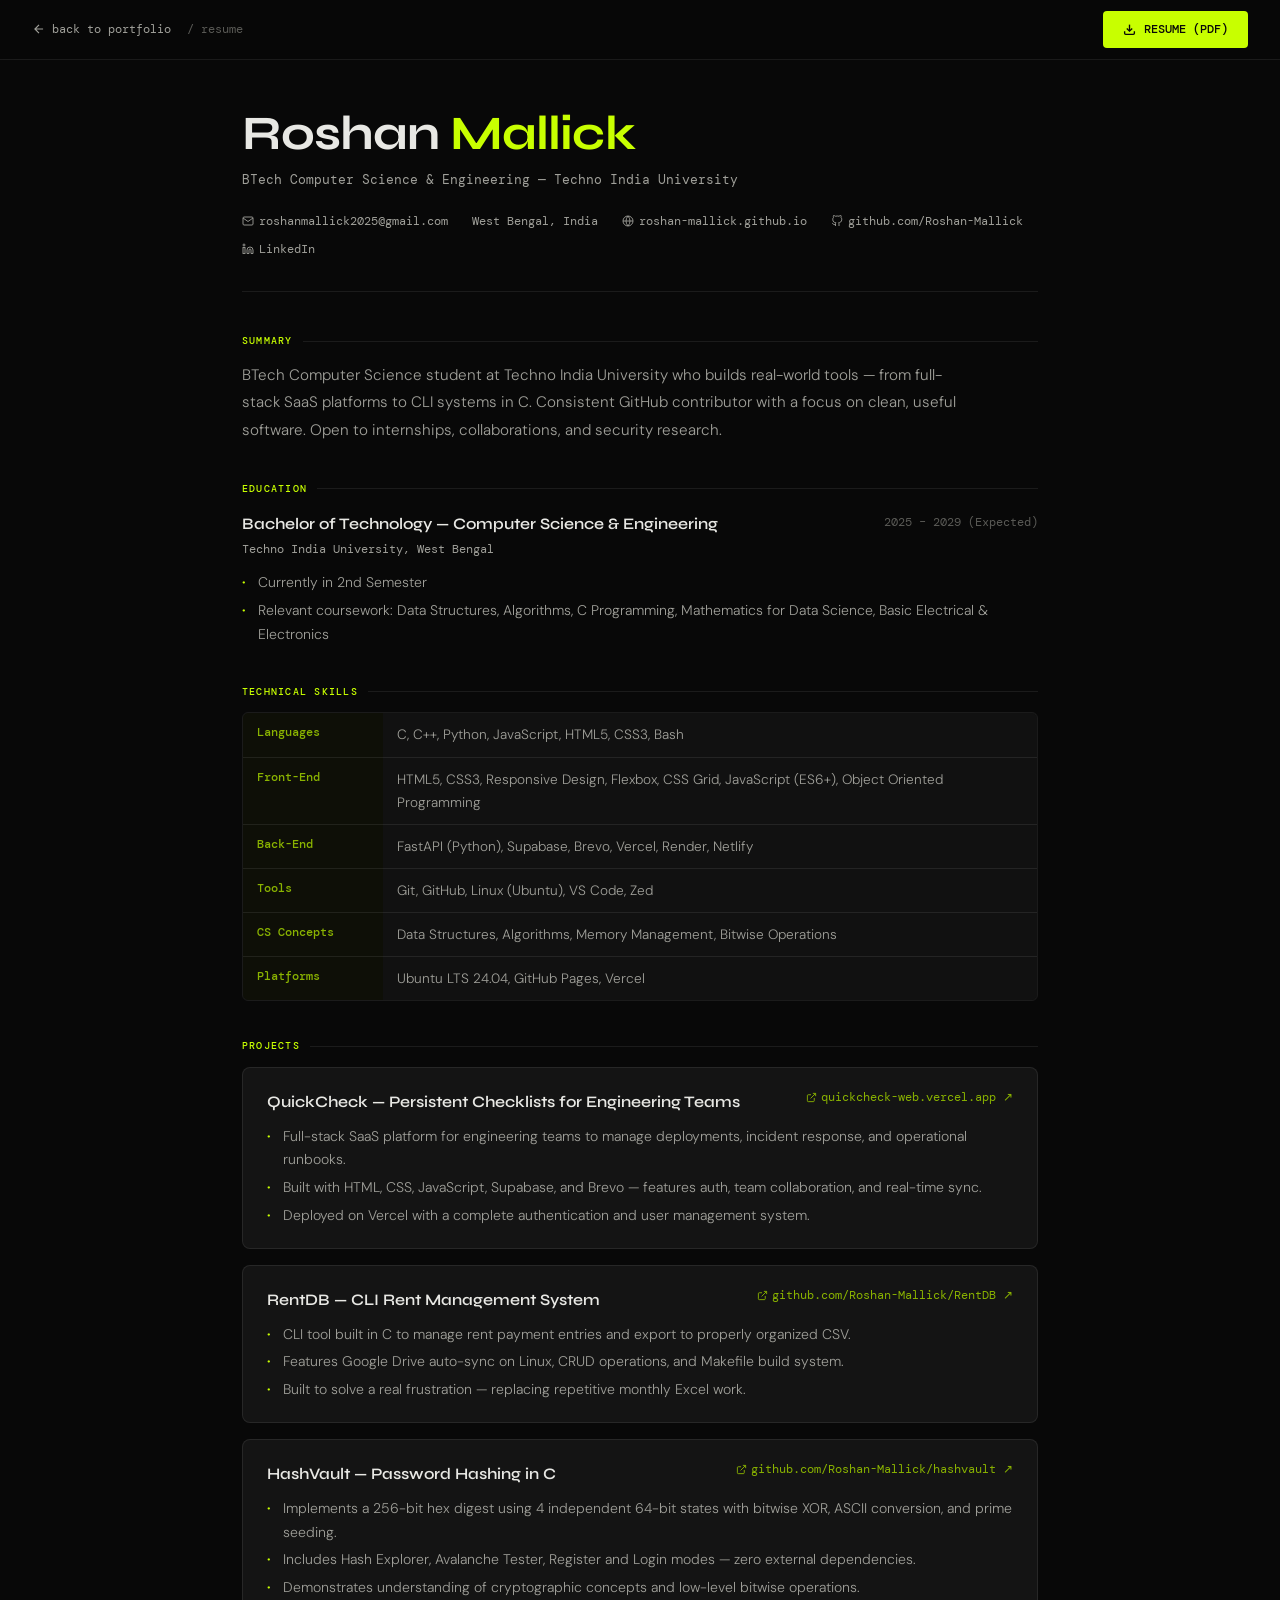
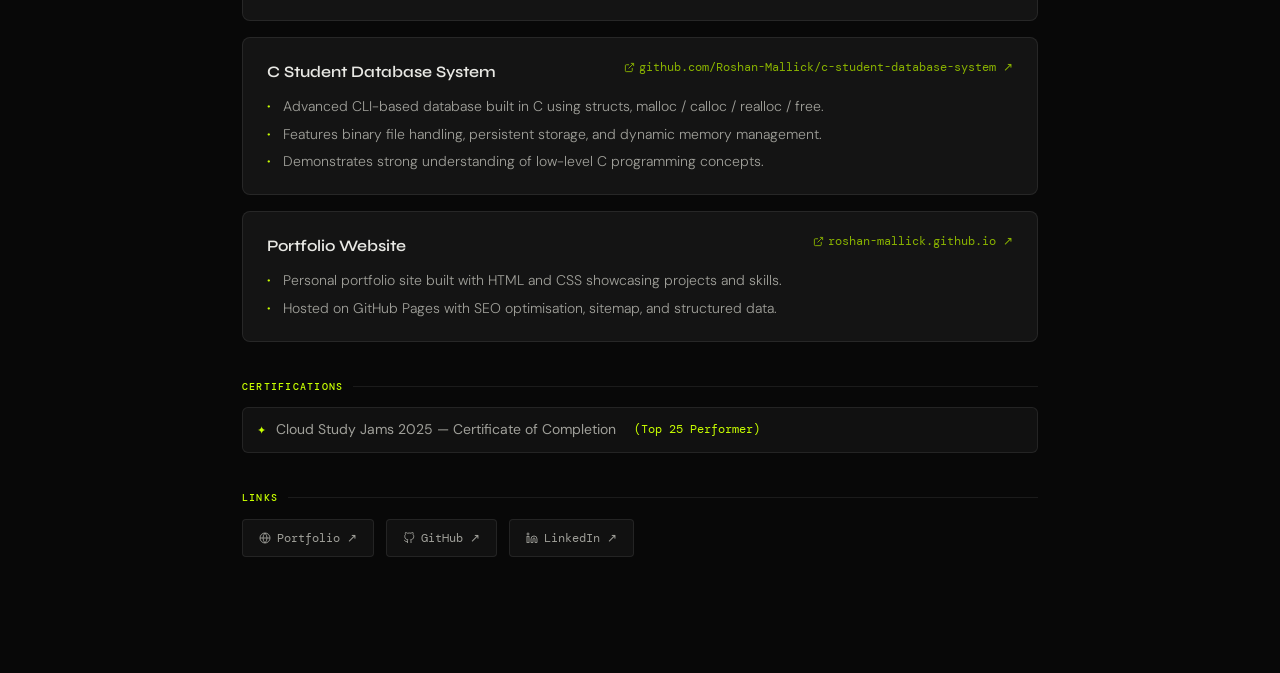
<file: Resume/index.html>
<!DOCTYPE html>
<html lang="en">
<head>
<meta charset="UTF-8">
<meta name="viewport" content="width=device-width, initial-scale=1.0">
<title>Roshan Mallick — Resume & CV</title>
<meta name="description"
      content="Resume of Roshan Mallick, BTech Computer Science & Engineering student at Techno India University. Skills in C programming, Linux, web development, and software projects.">

<meta name="keywords"
      content="Roshan Mallick Resume, Roshan Mallick CV, C programmer, BTech CSE, Techno India University, Linux, GitHub, Student Developer">

<meta name="author" content="Roshan Mallick">

<meta name="robots" content="index, follow">

<meta property="og:title" content="Roshan Mallick Resume">

<meta property="og:description"
      content="BTech Computer Science student with experience in C programming, Linux, web development, and software projects.">

<meta property="og:type" content="website">

<meta property="og:url"
      content="https://roshan-mallick.github.io/Resume/">

<meta property="og:image"
      content="https://roshan-mallick.github.io/assets/og-card.svg">
<meta property="og:site_name" content="Roshan Mallick">
<meta property="og:locale" content="en_US">

<meta name="twitter:card" content="summary_large_image">

<meta name="twitter:title"
      content="Roshan Mallick Resume">

<meta name="twitter:description"
      content="BTech Computer Science student focused on programming, Linux, and software development.">

<meta name="twitter:image"
      content="https://roshan-mallick.github.io/assets/og-card.svg">
<meta name="twitter:site" content="@_eth0x1">
<meta name="theme-color" content="#080808">

<link rel="canonical"
      href="https://roshan-mallick.github.io/Resume/">
<link rel="icon" href="./assets/favicon.ico" type="image/x-icon">
<link rel="preconnect" href="https://fonts.googleapis.com">
<link rel="preconnect" href="https://fonts.gstatic.com" crossorigin>
<link href="https://fonts.googleapis.com/css2?family=DM+Mono:ital,wght@0,300;0,400;0,500;1,300&family=Syne:wght@400;500;600;700;800&family=DM+Sans:ital,opsz,wght@0,9..40,300;0,9..40,400;0,9..40,500;1,9..40,300&display=swap" rel="stylesheet">
<link rel="stylesheet" href="./resume.css">

<script type="application/ld+json">
{
  "@context":"https://schema.org",
  "@type":"Person",
  "name":"Roshan Mallick",
  "url":"https://roshan-mallick.github.io/",
  "image":"https://roshan-mallick.github.io/assets/roshan-mallick-profile.png",
  "description":"BTech Computer Science student at Techno India University with skills in C programming, Linux, web development, and software projects. 177+ GitHub contributions.",
  "sameAs":[
    "https://github.com/Roshan-Mallick",
    "https://linkedin.com/in/roshan-mallick-2b816a2b8",
    "https://x.com/_eth0x1"
  ],
  "alumniOf":{
    "@type":"CollegeOrUniversity",
    "name":"Techno India University"
  },
  "jobTitle":"Computer Science Student",
  "knowsAbout":["C programming","JavaScript","Linux","Web Development","Data Structures","Supabase","CLI Tools","Cybersecurity"],
  "address":{
    "@type":"PostalAddress",
    "addressLocality":"Kolkata",
    "addressRegion":"West Bengal",
    "addressCountry":"India"
  },
  "award":"Cloud Study Jams 2025 — Top 25 Performer"
}
</script>

</head>
<body>

<h1 style="position:absolute;width:1px;height:1px;overflow:hidden;opacity:0;">
Roshan Mallick Resume — BTech Computer Science Student
</h1>

<!-- TOP BAR -->
<div class="topbar">
  <div class="topbar-left">
    <a href="https://roshan-mallick.github.io/" class="back-link">
      <svg width="14" height="14" viewBox="0 0 24 24" fill="none" stroke="currentColor" stroke-width="2">
        <path d="M19 12H5M12 5l-7 7 7 7"/>
      </svg>
      back to portfolio
    </a>
    <span class="topbar-title">/ resume</span>
  </div>
  <a href="Roshan_Mallick_Resume.pdf" download="Roshan_Mallick_Resume.pdf" class="download-btn">
    <svg width="13" height="13" viewBox="0 0 24 24" fill="none" stroke="currentColor" stroke-width="2.5">
      <path d="M21 15v4a2 2 0 0 1-2 2H5a2 2 0 0 1-2-2v-4"/>
      <polyline points="7 10 12 15 17 10"/>
      <line x1="12" y1="15" x2="12" y2="3"/>
    </svg>
    RESUME (PDF)
  </a>
</div>

<!-- RESUME BODY -->
<div class="resume-wrapper">

  <!-- HEADER -->
  <header class="r-header">
    <h1 class="r-name">Roshan <span>Mallick</span></h1>
    <p class="r-degree">BTech Computer Science & Engineering — Techno India University</p>
    <div class="r-contact">
      <a href="mailto:roshanmallick2025@gmail.com">
        <svg width="12" height="12" viewBox="0 0 24 24" fill="none" stroke="currentColor" stroke-width="1.8"><path d="M4 4h16c1.1 0 2 .9 2 2v12c0 1.1-.9 2-2 2H4c-1.1 0-2-.9-2-2V6c0-1.1.9-2 2-2z"/><polyline points="22,6 12,13 2,6"/></svg>
        roshanmallick2025@gmail.com
      </a>
      <span>West Bengal, India</span>
      <a href="https://roshan-mallick.github.io" target="_blank">
        <svg width="12" height="12" viewBox="0 0 24 24" fill="none" stroke="currentColor" stroke-width="1.8"><circle cx="12" cy="12" r="10"/><line x1="2" y1="12" x2="22" y2="12"/><path d="M12 2a15.3 15.3 0 0 1 4 10 15.3 15.3 0 0 1-4 10 15.3 15.3 0 0 1-4-10 15.3 15.3 0 0 1 4-10z"/></svg>
        roshan-mallick.github.io
      </a>
      <a href="https://github.com/Roshan-Mallick" target="_blank">
        <svg width="12" height="12" viewBox="0 0 24 24" fill="none" stroke="currentColor" stroke-width="1.8"><path d="M9 19c-5 1.5-5-2.5-7-3m14 6v-3.87a3.37 3.37 0 0 0-.94-2.61c3.14-.35 6.44-1.54 6.44-7A5.44 5.44 0 0 0 20 4.77 5.07 5.07 0 0 0 19.91 1S18.73.65 16 2.48a13.38 13.38 0 0 0-7 0C6.27.65 5.09 1 5.09 1A5.07 5.07 0 0 0 5 4.77a5.44 5.44 0 0 0-1.5 3.78c0 5.42 3.3 6.61 6.44 7A3.37 3.37 0 0 0 9 18.13V22"/></svg>
        github.com/Roshan-Mallick
      </a>
      <a href="https://linkedin.com/in/roshan-mallick-2b816a2b8" target="_blank">
        <svg width="12" height="12" viewBox="0 0 24 24" fill="none" stroke="currentColor" stroke-width="1.8"><path d="M16 8a6 6 0 0 1 6 6v7h-4v-7a2 2 0 0 0-2-2 2 2 0 0 0-2 2v7h-4v-7a6 6 0 0 1 6-6z"/><rect x="2" y="9" width="4" height="12"/><circle cx="4" cy="4" r="2"/></svg>
        LinkedIn
      </a>
    </div>
  </header>

  <!-- SUMMARY -->
  <section class="r-section">
    <h2 class="r-section-label">Summary</h2>
    <p class="r-summary">
      BTech Computer Science student at Techno India University who builds real-world tools — from full-stack SaaS platforms to CLI systems in C. Consistent GitHub contributor with a focus on clean, useful software. Open to internships, collaborations, and security research.
    </p>
  </section>

  <!-- EDUCATION -->
  <section class="r-section">
    <h2 class="r-section-label">Education</h2>
    <div>
      <div class="r-edu-block">
        <div>
          <div class="r-edu-title">Bachelor of Technology — Computer Science & Engineering</div>
          <div class="r-edu-sub">Techno India University, West Bengal</div>
        </div>
        <div class="r-edu-date">2025 – 2029 (Expected)</div>
      </div>
      <ul class="r-bullets">
        <li>Currently in 2nd Semester</li>
        <li>Relevant coursework: Data Structures, Algorithms, C Programming, Mathematics for Data Science, Basic Electrical & Electronics</li>
      </ul>
    </div>
  </section>

  <!-- SKILLS -->
  <section class="r-section">
    <h2 class="r-section-label">Technical Skills</h2>
    <div class="r-skills-table">
      <div class="r-skill-row">
        <div class="r-skill-key">Languages</div>
        <div class="r-skill-val">C, C++, Python, JavaScript, HTML5, CSS3, Bash</div>
      </div>
      <div class="r-skill-row">
        <div class="r-skill-key">Front-End</div>
        <div class="r-skill-val">HTML5, CSS3, Responsive Design, Flexbox, CSS Grid, JavaScript (ES6+), Object Oriented Programming</div>
      </div>
      <div class="r-skill-row">
        <div class="r-skill-key">Back-End</div>
        <div class="r-skill-val">FastAPI (Python), Supabase, Brevo, Vercel, Render, Netlify</div>
      </div>
      <div class="r-skill-row">
        <div class="r-skill-key">Tools</div>
        <div class="r-skill-val">Git, GitHub, Linux (Ubuntu), VS Code, Zed</div>
      </div>
      <div class="r-skill-row">
        <div class="r-skill-key">CS Concepts</div>
        <div class="r-skill-val">Data Structures, Algorithms, Memory Management, Bitwise Operations</div>
      </div>
      <div class="r-skill-row">
        <div class="r-skill-key">Platforms</div>
        <div class="r-skill-val">Ubuntu LTS 24.04, GitHub Pages, Vercel</div>
      </div>
    </div>
  </section>

  <!-- PROJECTS -->
  <section class="r-section">
    <h2 class="r-section-label">Projects</h2>

    <div class="r-project">
      <div class="r-project-top">
        <div class="r-project-name">QuickCheck — Persistent Checklists for Engineering Teams</div>
        <a href="https://quickcheck-web.vercel.app/" target="_blank" class="r-project-link">
          <svg width="11" height="11" viewBox="0 0 24 24" fill="none" stroke="currentColor" stroke-width="2"><path d="M18 13v6a2 2 0 0 1-2 2H5a2 2 0 0 1-2-2V8a2 2 0 0 1 2-2h6"/><polyline points="15 3 21 3 21 9"/><line x1="10" y1="14" x2="21" y2="3"/></svg>
          quickcheck-web.vercel.app ↗
        </a>
      </div>
      <ul class="r-bullets">
        <li>Full-stack SaaS platform for engineering teams to manage deployments, incident response, and operational runbooks.</li>
        <li>Built with HTML, CSS, JavaScript, Supabase, and Brevo — features auth, team collaboration, and real-time sync.</li>
        <li>Deployed on Vercel with a complete authentication and user management system.</li>
      </ul>
    </div>

    <div class="r-project">
      <div class="r-project-top">
        <div class="r-project-name">RentDB — CLI Rent Management System</div>
        <a href="https://github.com/Roshan-Mallick/RentDB" target="_blank" class="r-project-link">
          <svg width="11" height="11" viewBox="0 0 24 24" fill="none" stroke="currentColor" stroke-width="2"><path d="M18 13v6a2 2 0 0 1-2 2H5a2 2 0 0 1-2-2V8a2 2 0 0 1 2-2h6"/><polyline points="15 3 21 3 21 9"/><line x1="10" y1="14" x2="21" y2="3"/></svg>
          github.com/Roshan-Mallick/RentDB ↗
        </a>
      </div>
      <ul class="r-bullets">
        <li>CLI tool built in C to manage rent payment entries and export to properly organized CSV.</li>
        <li>Features Google Drive auto-sync on Linux, CRUD operations, and Makefile build system.</li>
        <li>Built to solve a real frustration — replacing repetitive monthly Excel work.</li>
      </ul>
    </div>

    <div class="r-project">
      <div class="r-project-top">
        <div class="r-project-name">HashVault — Password Hashing in C</div>
        <a href="https://github.com/Roshan-Mallick/hashvault" target="_blank" class="r-project-link">
          <svg width="11" height="11" viewBox="0 0 24 24" fill="none" stroke="currentColor" stroke-width="2"><path d="M18 13v6a2 2 0 0 1-2 2H5a2 2 0 0 1-2-2V8a2 2 0 0 1 2-2h6"/><polyline points="15 3 21 3 21 9"/><line x1="10" y1="14" x2="21" y2="3"/></svg>
          github.com/Roshan-Mallick/hashvault ↗
        </a>
      </div>
      <ul class="r-bullets">
        <li>Implements a 256-bit hex digest using 4 independent 64-bit states with bitwise XOR, ASCII conversion, and prime seeding.</li>
        <li>Includes Hash Explorer, Avalanche Tester, Register and Login modes — zero external dependencies.</li>
        <li>Demonstrates understanding of cryptographic concepts and low-level bitwise operations.</li>
      </ul>
    </div>

    <div class="r-project">
      <div class="r-project-top">
        <div class="r-project-name">C Student Database System</div>
        <a href="https://github.com/Roshan-Mallick/c-student-database-system" target="_blank" class="r-project-link">
          <svg width="11" height="11" viewBox="0 0 24 24" fill="none" stroke="currentColor" stroke-width="2"><path d="M18 13v6a2 2 0 0 1-2 2H5a2 2 0 0 1-2-2V8a2 2 0 0 1 2-2h6"/><polyline points="15 3 21 3 21 9"/><line x1="10" y1="14" x2="21" y2="3"/></svg>
          github.com/Roshan-Mallick/c-student-database-system ↗
        </a>
      </div>
      <ul class="r-bullets">
        <li>Advanced CLI-based database built in C using structs, malloc / calloc / realloc / free.</li>
        <li>Features binary file handling, persistent storage, and dynamic memory management.</li>
        <li>Demonstrates strong understanding of low-level C programming concepts.</li>
      </ul>
    </div>

    <div class="r-project">
      <div class="r-project-top">
        <div class="r-project-name">Portfolio Website</div>
        <a href="https://roshan-mallick.github.io" target="_blank" class="r-project-link">
          <svg width="11" height="11" viewBox="0 0 24 24" fill="none" stroke="currentColor" stroke-width="2"><path d="M18 13v6a2 2 0 0 1-2 2H5a2 2 0 0 1-2-2V8a2 2 0 0 1 2-2h6"/><polyline points="15 3 21 3 21 9"/><line x1="10" y1="14" x2="21" y2="3"/></svg>
          roshan-mallick.github.io ↗
        </a>
      </div>
      <ul class="r-bullets">
        <li>Personal portfolio site built with HTML and CSS showcasing projects and skills.</li>
        <li>Hosted on GitHub Pages with SEO optimisation, sitemap, and structured data.</li>
      </ul>
    </div>
  </section>

  <!-- CERTIFICATIONS -->
  <section class="r-section">
    <h2 class="r-section-label">Certifications</h2>
    <div class="r-cert">
      Cloud Study Jams 2025 — Certificate of Completion &nbsp;<span style="color:var(--accent);font-family:var(--font-mono);font-size:0.72rem;">(Top 25 Performer)</span>
    </div>
  </section>

  <!-- LINKS -->
  <section class="r-section">
    <h2 class="r-section-label">Links</h2>
    <div class="r-links-row">
      <a href="https://roshan-mallick.github.io" target="_blank" class="r-ext-link">
        <svg width="12" height="12" viewBox="0 0 24 24" fill="none" stroke="currentColor" stroke-width="1.8"><circle cx="12" cy="12" r="10"/><line x1="2" y1="12" x2="22" y2="12"/><path d="M12 2a15.3 15.3 0 0 1 4 10 15.3 15.3 0 0 1-4 10 15.3 15.3 0 0 1-4-10 15.3 15.3 0 0 1 4-10z"/></svg>
        Portfolio ↗
      </a>
      <a href="https://github.com/Roshan-Mallick" target="_blank" class="r-ext-link">
        <svg width="12" height="12" viewBox="0 0 24 24" fill="none" stroke="currentColor" stroke-width="1.8"><path d="M9 19c-5 1.5-5-2.5-7-3m14 6v-3.87a3.37 3.37 0 0 0-.94-2.61c3.14-.35 6.44-1.54 6.44-7A5.44 5.44 0 0 0 20 4.77 5.07 5.07 0 0 0 19.91 1S18.73.65 16 2.48a13.38 13.38 0 0 0-7 0C6.27.65 5.09 1 5.09 1A5.07 5.07 0 0 0 5 4.77a5.44 5.44 0 0 0-1.5 3.78c0 5.42 3.3 6.61 6.44 7A3.37 3.37 0 0 0 9 18.13V22"/></svg>
        GitHub ↗
      </a>
      <a href="https://linkedin.com/in/roshan-mallick-2b816a2b8" target="_blank" class="r-ext-link">
        <svg width="12" height="12" viewBox="0 0 24 24" fill="none" stroke="currentColor" stroke-width="1.8"><path d="M16 8a6 6 0 0 1 6 6v7h-4v-7a2 2 0 0 0-2-2 2 2 0 0 0-2 2v7h-4v-7a6 6 0 0 1 6-6z"/><rect x="2" y="9" width="4" height="12"/><circle cx="4" cy="4" r="2"/></svg>
        LinkedIn ↗
      </a>
    </div>
  </section>

</div>
</body>
</html>
</file>
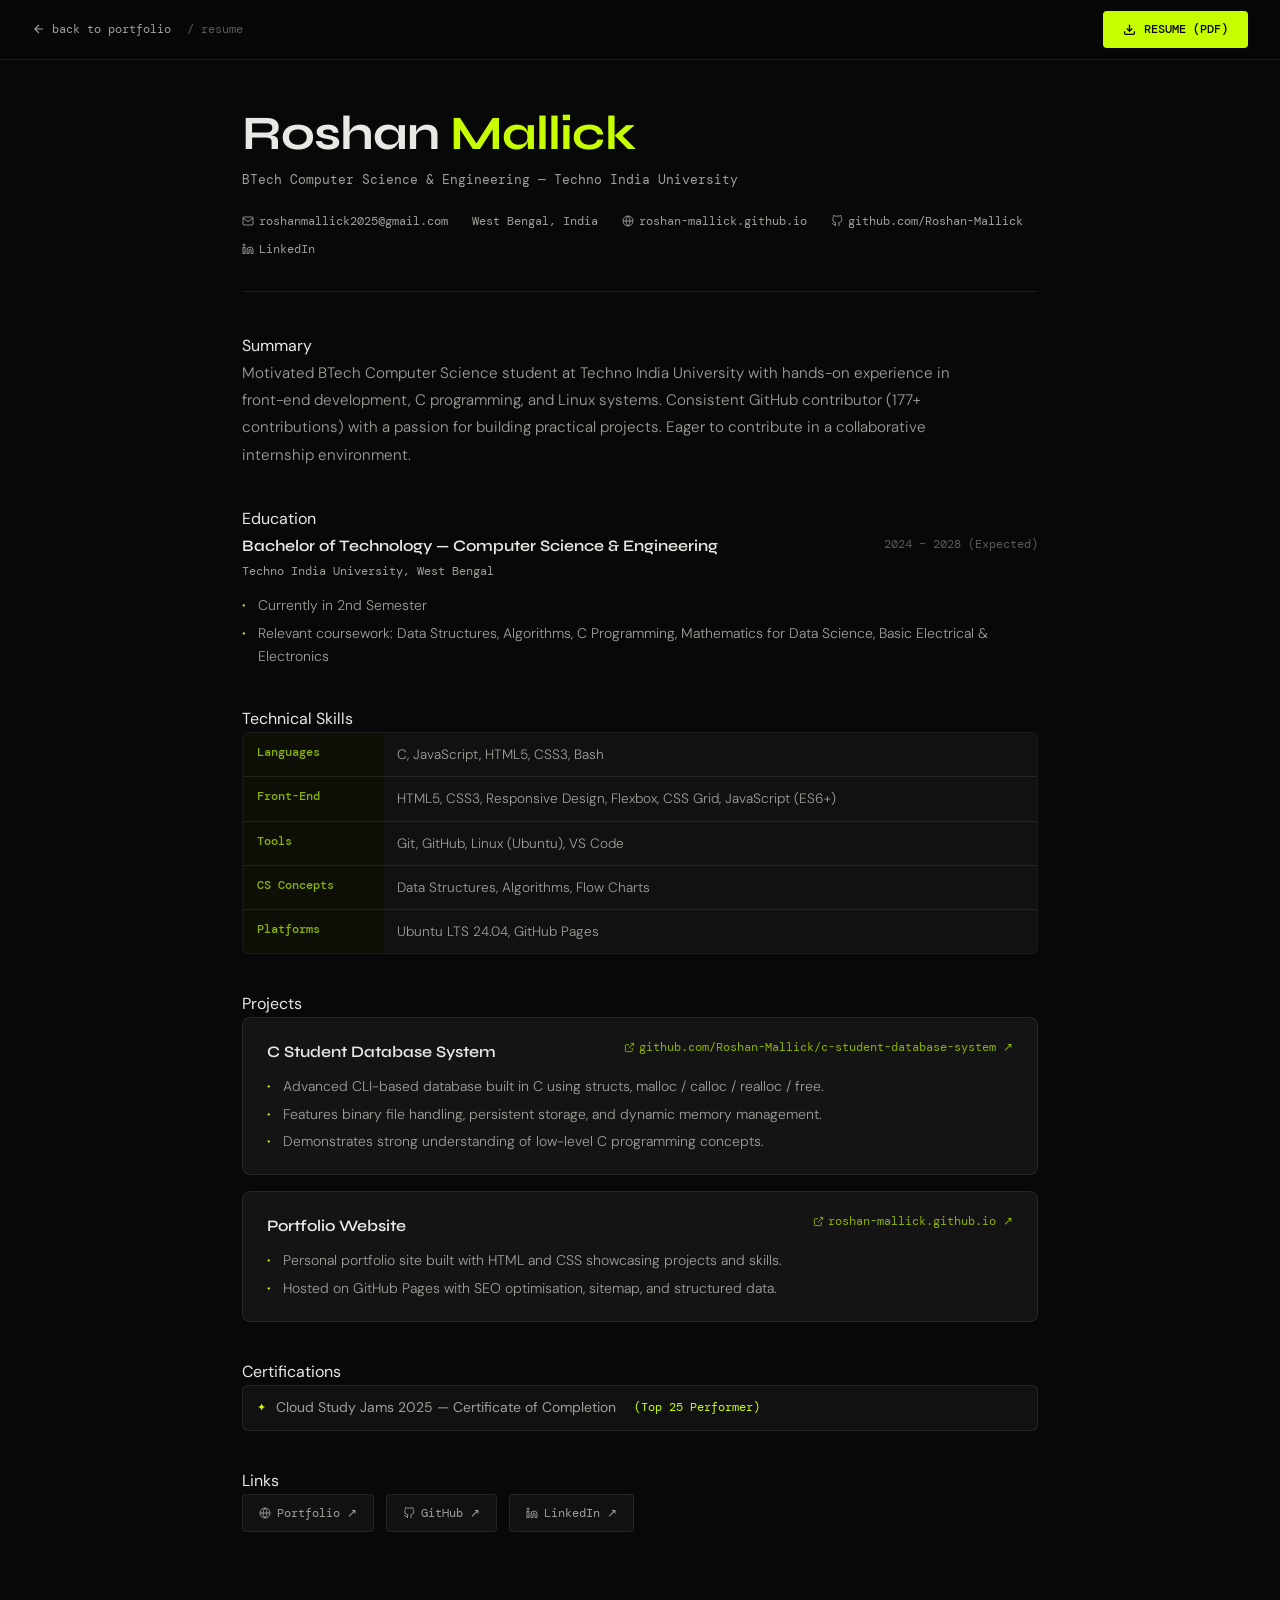
<file: Resume/resume.html>
<!DOCTYPE html>
<html lang="en">
<head>
<meta charset="UTF-8">
<meta name="viewport" content="width=device-width, initial-scale=1.0">
<title>Roshan Mallick — Resume</title>
<meta name="robots" content="noindex">
<link rel="icon" href="./assets/favicon.ico" type="image/x-icon">
<link rel="preconnect" href="https://fonts.googleapis.com">
<link rel="preconnect" href="https://fonts.gstatic.com" crossorigin>
<link href="https://fonts.googleapis.com/css2?family=DM+Mono:ital,wght@0,300;0,400;0,500;1,300&family=Syne:wght@400;500;600;700;800&family=DM+Sans:ital,opsz,wght@0,9..40,300;0,9..40,400;0,9..40,500;1,9..40,300&display=swap" rel="stylesheet">
<link rel="stylesheet" href="./resume.css">
</head>
<body>

<!-- TOP BAR -->
<div class="topbar">
  <div class="topbar-left">
    <a href="./index.html" class="back-link">
      <svg width="14" height="14" viewBox="0 0 24 24" fill="none" stroke="currentColor" stroke-width="2">
        <path d="M19 12H5M12 5l-7 7 7 7"/>
      </svg>
      back to portfolio
    </a>
    <span class="topbar-title">/ resume</span>
  </div>
  <a href="Roshan_Mallick_Resume.pdf" download="Roshan_Mallick_Resume.pdf" class="download-btn">
    <svg width="13" height="13" viewBox="0 0 24 24" fill="none" stroke="currentColor" stroke-width="2.5">
      <path d="M21 15v4a2 2 0 0 1-2 2H5a2 2 0 0 1-2-2v-4"/>
      <polyline points="7 10 12 15 17 10"/>
      <line x1="12" y1="15" x2="12" y2="3"/>
    </svg>
    RESUME (PDF)
  </a>
</div>

<!-- RESUME BODY -->
<div class="resume-wrapper">

  <!-- HEADER -->
  <header class="r-header">
    <h1 class="r-name">Roshan <span>Mallick</span></h1>
    <p class="r-degree">BTech Computer Science & Engineering — Techno India University</p>
    <div class="r-contact">
      <a href="mailto:roshanmallick2025@gmail.com">
        <svg width="12" height="12" viewBox="0 0 24 24" fill="none" stroke="currentColor" stroke-width="1.8"><path d="M4 4h16c1.1 0 2 .9 2 2v12c0 1.1-.9 2-2 2H4c-1.1 0-2-.9-2-2V6c0-1.1.9-2 2-2z"/><polyline points="22,6 12,13 2,6"/></svg>
        roshanmallick2025@gmail.com
      </a>
      <span>West Bengal, India</span>
      <a href="https://roshan-mallick.github.io" target="_blank">
        <svg width="12" height="12" viewBox="0 0 24 24" fill="none" stroke="currentColor" stroke-width="1.8"><circle cx="12" cy="12" r="10"/><line x1="2" y1="12" x2="22" y2="12"/><path d="M12 2a15.3 15.3 0 0 1 4 10 15.3 15.3 0 0 1-4 10 15.3 15.3 0 0 1-4-10 15.3 15.3 0 0 1 4-10z"/></svg>
        roshan-mallick.github.io
      </a>
      <a href="https://github.com/Roshan-Mallick" target="_blank">
        <svg width="12" height="12" viewBox="0 0 24 24" fill="none" stroke="currentColor" stroke-width="1.8"><path d="M9 19c-5 1.5-5-2.5-7-3m14 6v-3.87a3.37 3.37 0 0 0-.94-2.61c3.14-.35 6.44-1.54 6.44-7A5.44 5.44 0 0 0 20 4.77 5.07 5.07 0 0 0 19.91 1S18.73.65 16 2.48a13.38 13.38 0 0 0-7 0C6.27.65 5.09 1 5.09 1A5.07 5.07 0 0 0 5 4.77a5.44 5.44 0 0 0-1.5 3.78c0 5.42 3.3 6.61 6.44 7A3.37 3.37 0 0 0 9 18.13V22"/></svg>
        github.com/Roshan-Mallick
      </a>
      <a href="https://linkedin.com/in/roshan-mallick-2b816a2b8" target="_blank">
        <svg width="12" height="12" viewBox="0 0 24 24" fill="none" stroke="currentColor" stroke-width="1.8"><path d="M16 8a6 6 0 0 1 6 6v7h-4v-7a2 2 0 0 0-2-2 2 2 0 0 0-2 2v7h-4v-7a6 6 0 0 1 6-6z"/><rect x="2" y="9" width="4" height="12"/><circle cx="4" cy="4" r="2"/></svg>
        LinkedIn
      </a>
    </div>
  </header>

  <!-- SUMMARY -->
  <section class="r-section">
    <div class="r-section-label">Summary</div>
    <p class="r-summary">
      Motivated BTech Computer Science student at Techno India University with hands-on experience in front-end development, C programming, and Linux systems. Consistent GitHub contributor (177+ contributions) with a passion for building practical projects. Eager to contribute in a collaborative internship environment.
    </p>
  </section>

  <!-- EDUCATION -->
  <section class="r-section">
    <div class="r-section-label">Education</div>
    <div>
      <div class="r-edu-block">
        <div>
          <div class="r-edu-title">Bachelor of Technology — Computer Science & Engineering</div>
          <div class="r-edu-sub">Techno India University, West Bengal</div>
        </div>
        <div class="r-edu-date">2024 – 2028 (Expected)</div>
      </div>
      <ul class="r-bullets">
        <li>Currently in 2nd Semester</li>
        <li>Relevant coursework: Data Structures, Algorithms, C Programming, Mathematics for Data Science, Basic Electrical & Electronics</li>
      </ul>
    </div>
  </section>

  <!-- SKILLS -->
  <section class="r-section">
    <div class="r-section-label">Technical Skills</div>
    <div class="r-skills-table">
      <div class="r-skill-row">
        <div class="r-skill-key">Languages</div>
        <div class="r-skill-val">C, JavaScript, HTML5, CSS3, Bash</div>
      </div>
      <div class="r-skill-row">
        <div class="r-skill-key">Front-End</div>
        <div class="r-skill-val">HTML5, CSS3, Responsive Design, Flexbox, CSS Grid, JavaScript (ES6+)</div>
      </div>
      <div class="r-skill-row">
        <div class="r-skill-key">Tools</div>
        <div class="r-skill-val">Git, GitHub, Linux (Ubuntu), VS Code</div>
      </div>
      <div class="r-skill-row">
        <div class="r-skill-key">CS Concepts</div>
        <div class="r-skill-val">Data Structures, Algorithms, Flow Charts</div>
      </div>
      <div class="r-skill-row">
        <div class="r-skill-key">Platforms</div>
        <div class="r-skill-val">Ubuntu LTS 24.04, GitHub Pages</div>
      </div>
    </div>
  </section>

  <!-- PROJECTS -->
  <section class="r-section">
    <div class="r-section-label">Projects</div>

    <div class="r-project">
      <div class="r-project-top">
        <div class="r-project-name">C Student Database System</div>
        <a href="https://github.com/Roshan-Mallick/c-student-database-system" target="_blank" class="r-project-link">
          <svg width="11" height="11" viewBox="0 0 24 24" fill="none" stroke="currentColor" stroke-width="2"><path d="M18 13v6a2 2 0 0 1-2 2H5a2 2 0 0 1-2-2V8a2 2 0 0 1 2-2h6"/><polyline points="15 3 21 3 21 9"/><line x1="10" y1="14" x2="21" y2="3"/></svg>
          github.com/Roshan-Mallick/c-student-database-system ↗
        </a>
      </div>
      <ul class="r-bullets">
        <li>Advanced CLI-based database built in C using structs, malloc / calloc / realloc / free.</li>
        <li>Features binary file handling, persistent storage, and dynamic memory management.</li>
        <li>Demonstrates strong understanding of low-level C programming concepts.</li>
      </ul>
    </div>

    <div class="r-project">
      <div class="r-project-top">
        <div class="r-project-name">Portfolio Website</div>
        <a href="https://roshan-mallick.github.io" target="_blank" class="r-project-link">
          <svg width="11" height="11" viewBox="0 0 24 24" fill="none" stroke="currentColor" stroke-width="2"><path d="M18 13v6a2 2 0 0 1-2 2H5a2 2 0 0 1-2-2V8a2 2 0 0 1 2-2h6"/><polyline points="15 3 21 3 21 9"/><line x1="10" y1="14" x2="21" y2="3"/></svg>
          roshan-mallick.github.io ↗
        </a>
      </div>
      <ul class="r-bullets">
        <li>Personal portfolio site built with HTML and CSS showcasing projects and skills.</li>
        <li>Hosted on GitHub Pages with SEO optimisation, sitemap, and structured data.</li>
      </ul>
    </div>
  </section>

  <!-- CERTIFICATIONS -->
  <section class="r-section">
    <div class="r-section-label">Certifications</div>
    <div class="r-cert">
      Cloud Study Jams 2025 — Certificate of Completion &nbsp;<span style="color:var(--accent);font-family:var(--font-mono);font-size:0.72rem;">(Top 25 Performer)</span>
    </div>
  </section>

  <!-- LINKS -->
  <section class="r-section">
    <div class="r-section-label">Links</div>
    <div class="r-links-row">
      <a href="https://roshan-mallick.github.io" target="_blank" class="r-ext-link">
        <svg width="12" height="12" viewBox="0 0 24 24" fill="none" stroke="currentColor" stroke-width="1.8"><circle cx="12" cy="12" r="10"/><line x1="2" y1="12" x2="22" y2="12"/><path d="M12 2a15.3 15.3 0 0 1 4 10 15.3 15.3 0 0 1-4 10 15.3 15.3 0 0 1-4-10 15.3 15.3 0 0 1 4-10z"/></svg>
        Portfolio ↗
      </a>
      <a href="https://github.com/Roshan-Mallick" target="_blank" class="r-ext-link">
        <svg width="12" height="12" viewBox="0 0 24 24" fill="none" stroke="currentColor" stroke-width="1.8"><path d="M9 19c-5 1.5-5-2.5-7-3m14 6v-3.87a3.37 3.37 0 0 0-.94-2.61c3.14-.35 6.44-1.54 6.44-7A5.44 5.44 0 0 0 20 4.77 5.07 5.07 0 0 0 19.91 1S18.73.65 16 2.48a13.38 13.38 0 0 0-7 0C6.27.65 5.09 1 5.09 1A5.07 5.07 0 0 0 5 4.77a5.44 5.44 0 0 0-1.5 3.78c0 5.42 3.3 6.61 6.44 7A3.37 3.37 0 0 0 9 18.13V22"/></svg>
        GitHub ↗
      </a>
      <a href="https://linkedin.com/in/roshan-mallick-2b816a2b8" target="_blank" class="r-ext-link">
        <svg width="12" height="12" viewBox="0 0 24 24" fill="none" stroke="currentColor" stroke-width="1.8"><path d="M16 8a6 6 0 0 1 6 6v7h-4v-7a2 2 0 0 0-2-2 2 2 0 0 0-2 2v7h-4v-7a6 6 0 0 1 6-6z"/><rect x="2" y="9" width="4" height="12"/><circle cx="4" cy="4" r="2"/></svg>
        LinkedIn ↗
      </a>
    </div>
  </section>

</div>
</body>
</html>
</file>
<file: Resume/resume.css>
*, *::before, *::after { box-sizing: border-box; margin: 0; padding: 0; }

  :root {
    --bg:           #080808;
    --bg-2:         #0d0d0d;
    --surface:      rgba(255,255,255,0.04);
    --border:       rgba(255,255,255,0.08);
    --border-2:     rgba(255,255,255,0.14);
    --border-accent:rgba(200,255,0,0.2);
    --text:         #e8e8e4;
    --text-2:       #a0a09a;
    --text-3:       #5a5a56;
    --accent:       #c8ff00;
    --accent-dim:   #8ab300;
    --glass-bg:     rgba(255,255,255,0.05);
    --glass-blur:   blur(16px);
    --shadow-glass: 0 8px 32px rgba(0,0,0,0.4), inset 0 1px 0 rgba(255,255,255,0.06);
    --font-head:    'Syne', sans-serif;
    --font-body:    'DM Sans', sans-serif;
    --font-mono:    'DM Mono', monospace;
  }

  html { scroll-behavior: smooth; font-size: 16px; }

  body {
    background: var(--bg);
    color: var(--text);
    font-family: var(--font-body);
    line-height: 1.7;
    -webkit-font-smoothing: antialiased;
    min-height: 100vh;
  }

  /* ── TOP BAR ── */
  .topbar {
    position: sticky;
    top: 0;
    z-index: 100;
    display: flex;
    align-items: center;
    justify-content: space-between;
    padding: 0 2rem;
    height: 60px;
    background: rgba(8,8,8,0.85);
    backdrop-filter: blur(16px);
    -webkit-backdrop-filter: blur(16px);
    border-bottom: 1px solid var(--border);
  }

  .topbar-left {
    display: flex;
    align-items: center;
    gap: 1rem;
  }

  .back-link {
    font-family: var(--font-mono);
    font-size: 0.75rem;
    color: var(--text-2);
    text-decoration: none;
    display: flex;
    align-items: center;
    gap: 6px;
    transition: color 0.2s;
  }
  .back-link:hover { color: var(--text); }

  .topbar-title {
    font-family: var(--font-mono);
    font-size: 0.75rem;
    color: var(--text-3);
  }

  .download-btn {
    display: inline-flex;
    align-items: center;
    gap: 8px;
    padding: 8px 20px;
    background: var(--accent);
    color: #080808;
    font-family: var(--font-mono);
    font-size: 0.75rem;
    font-weight: 500;
    text-decoration: none;
    border-radius: 4px;
    transition: background 0.2s, transform 0.15s;
    white-space: nowrap;
  }
  .download-btn:hover {
    background: #d4ff33;
    transform: translateY(-1px);
  }
  .download-btn svg { flex-shrink: 0; }

  /* ── MAIN LAYOUT ── */
  .resume-wrapper {
    max-width: 860px;
    margin: 0 auto;
    padding: 3rem 2rem 5rem;
    animation: fadeUp 0.5s ease both;
  }

  @keyframes fadeUp {
    from { opacity: 0; transform: translateY(16px); }
    to   { opacity: 1; transform: translateY(0); }
  }

  /* ── HEADER ── */
  .r-header {
    margin-bottom: 2.5rem;
    padding-bottom: 2rem;
    border-bottom: 1px solid var(--border);
  }

  .r-name {
    font-family: var(--font-head);
    font-size: clamp(2rem, 5vw, 3rem);
    font-weight: 700;
    color: var(--text);
    letter-spacing: -0.02em;
    line-height: 1.1;
    margin-bottom: 0.5rem;
  }

  .r-name span { color: var(--accent); }

  .r-degree {
    font-family: var(--font-mono);
    font-size: 0.8rem;
    color: var(--text-2);
    margin-bottom: 1.25rem;
  }

  .r-contact {
    display: flex;
    flex-wrap: wrap;
    gap: 0.5rem 1.5rem;
    font-family: var(--font-mono);
    font-size: 0.75rem;
    color: var(--text-2);
  }

  .r-contact a {
    color: var(--text-2);
    text-decoration: none;
    display: flex;
    align-items: center;
    gap: 5px;
    transition: color 0.2s;
  }
  .r-contact a:hover { color: var(--accent); }

  /* ── SECTION ── */
  .r-section {
    margin-bottom: 2.25rem;
  }

  h2.r-section-label {
    font-family: var(--font-mono);
    font-size: 0.65rem;
    font-weight: 500;
    letter-spacing: 0.12em;
    text-transform: uppercase;
    color: var(--accent);
    margin-bottom: 0.75rem;
    display: flex;
    align-items: center;
    gap: 10px;
  }

  .r-section-label::after {
    content: '';
    flex: 1;
    height: 1px;
    background: var(--border);
  }

  /* ── SUMMARY ── */
  .r-summary {
    font-size: 0.95rem;
    color: var(--text-2);
    line-height: 1.8;
    font-weight: 300;
    max-width: 720px;
  }

  /* ── EDUCATION ── */
  .r-edu-block {
    display: flex;
    justify-content: space-between;
    align-items: flex-start;
    gap: 1rem;
    flex-wrap: wrap;
  }

  .r-edu-title {
    font-family: var(--font-head);
    font-size: 1rem;
    font-weight: 600;
    color: var(--text);
    margin-bottom: 2px;
  }

  .r-edu-sub {
    font-family: var(--font-mono);
    font-size: 0.75rem;
    color: var(--text-2);
    margin-bottom: 0.75rem;
  }

  .r-edu-date {
    font-family: var(--font-mono);
    font-size: 0.72rem;
    color: var(--text-3);
    white-space: nowrap;
    padding-top: 3px;
  }

  .r-bullets {
    list-style: none;
    padding: 0;
    display: flex;
    flex-direction: column;
    gap: 4px;
  }

  .r-bullets li {
    font-size: 0.875rem;
    color: var(--text-2);
    font-weight: 300;
    padding-left: 1rem;
    position: relative;
  }

  .r-bullets li::before {
    content: '·';
    position: absolute;
    left: 0;
    color: var(--accent);
    font-weight: 700;
  }

  /* ── SKILLS TABLE ── */
  .r-skills-table {
    display: grid;
    grid-template-columns: 140px 1fr;
    gap: 0;
    border: 1px solid var(--border);
    border-radius: 6px;
    overflow: hidden;
  }

  .r-skill-row {
    display: contents;
  }

  .r-skill-row:not(:last-child) .r-skill-key,
  .r-skill-row:not(:last-child) .r-skill-val {
    border-bottom: 1px solid var(--border);
  }

  .r-skill-key {
    font-family: var(--font-mono);
    font-size: 0.72rem;
    color: var(--accent-dim);
    padding: 10px 14px;
    background: rgba(200,255,0,0.03);
    display: flex;
    align-items: flex-start;
    font-weight: 500;
  }

  .r-skill-val {
    font-size: 0.85rem;
    color: var(--text-2);
    padding: 10px 14px;
    font-weight: 300;
    background: var(--surface);
    display: flex;
    align-items: flex-start;
  }

  /* ── PROJECTS ── */
  .r-project {
    padding: 1.25rem 1.5rem;
    background: var(--glass-bg);
    border: 1px solid var(--border);
    border-radius: 8px;
    margin-bottom: 1rem;
    transition: border-color 0.2s;
  }

  .r-project:hover {
    border-color: var(--border-2);
  }

  .r-project-top {
    display: flex;
    justify-content: space-between;
    align-items: flex-start;
    gap: 1rem;
    flex-wrap: wrap;
    margin-bottom: 0.6rem;
  }

  .r-project-name {
    font-family: var(--font-head);
    font-size: 1rem;
    font-weight: 600;
    color: var(--text);
  }

  .r-project-link {
    font-family: var(--font-mono);
    font-size: 0.72rem;
    color: var(--accent-dim);
    text-decoration: none;
    display: flex;
    align-items: center;
    gap: 4px;
    transition: color 0.2s;
    white-space: nowrap;
  }
  .r-project-link:hover { color: var(--accent); }

  /* ── CERTIFICATIONS ── */
  .r-cert {
    display: flex;
    align-items: center;
    gap: 10px;
    padding: 10px 14px;
    background: var(--surface);
    border: 1px solid var(--border);
    border-radius: 6px;
    font-size: 0.875rem;
    color: var(--text-2);
  }

  .r-cert::before {
    content: '✦';
    color: var(--accent);
    font-size: 0.7rem;
    flex-shrink: 0;
  }

  /* ── LINKS ROW ── */
  .r-links-row {
    display: flex;
    flex-wrap: wrap;
    gap: 0.75rem;
  }

  .r-ext-link {
    display: inline-flex;
    align-items: center;
    gap: 6px;
    padding: 8px 16px;
    border: 1px solid var(--border);
    border-radius: 4px;
    font-family: var(--font-mono);
    font-size: 0.75rem;
    color: var(--text-2);
    text-decoration: none;
    background: var(--surface);
    transition: border-color 0.2s, color 0.2s;
  }
  .r-ext-link:hover {
    border-color: var(--border-accent);
    color: var(--accent);
  }

  /* ── PRINT / PDF STYLES ── */
  @media print {
    body {
      background: #fff !important;
      color: #111 !important;
      font-size: 11pt;
    }

    .topbar { display: none !important; }

    .resume-wrapper {
      padding: 1.5rem;
      max-width: 100%;
      animation: none;
    }

    :root {
      --text:         #111111;
      --text-2:       #444444;
      --text-3:       #888888;
      --accent:       #5a7a00;
      --accent-dim:   #5a7a00;
      --bg:           #ffffff;
      --surface:      #f8f8f8;
      --border:       #dddddd;
      --border-2:     #cccccc;
      --glass-bg:     #f8f8f8;
    }

    .r-section-label::after { background: #ddd; }

    .r-project { border: 1px solid #ddd; page-break-inside: avoid; }
    .r-skills-table { border: 1px solid #ddd; }

    .r-name span { color: #5a7a00; }

    a { color: inherit !important; text-decoration: underline; }

    * { -webkit-print-color-adjust: exact; print-color-adjust: exact; }
  }

  /* ── RESPONSIVE ── */
  @media (max-width: 600px) {
    .resume-wrapper { padding: 2rem 1.25rem 4rem; }
    .topbar { padding: 0 1.25rem; }
    .r-edu-block { flex-direction: column; }
    .r-project-top { flex-direction: column; gap: 0.4rem; }
    .r-skills-table { grid-template-columns: 110px 1fr; }
    .r-name { font-size: 1.75rem; }
    .download-btn { padding: 8px 14px; gap: 6px; }
    .r-project { padding: 1rem 1.1rem; }
    .r-contact { gap: 0.3rem 0.75rem; }
  }

  @media (max-width: 420px) {
    .topbar { flex-wrap: wrap; height: auto; padding: 8px 0.75rem; row-gap: 0; }
    .topbar-left { gap: 0.4rem; }
    .back-link { font-size: 0.65rem; }
    .topbar-title { font-size: 0.65rem; }
    .download-btn { padding: 6px 10px; font-size: 0.65rem; gap: 4px; }
    .r-project-link { white-space: normal; overflow-wrap: break-word; }
    .r-skills-table { grid-template-columns: minmax(85px, auto) 1fr; }
    .r-project { padding: 0.85rem 0.9rem; }
    .r-name { font-size: 1.4rem; }
    .r-edu-title { font-size: 0.9rem; }
    .r-summary { font-size: 0.85rem; }
  }
</file>
